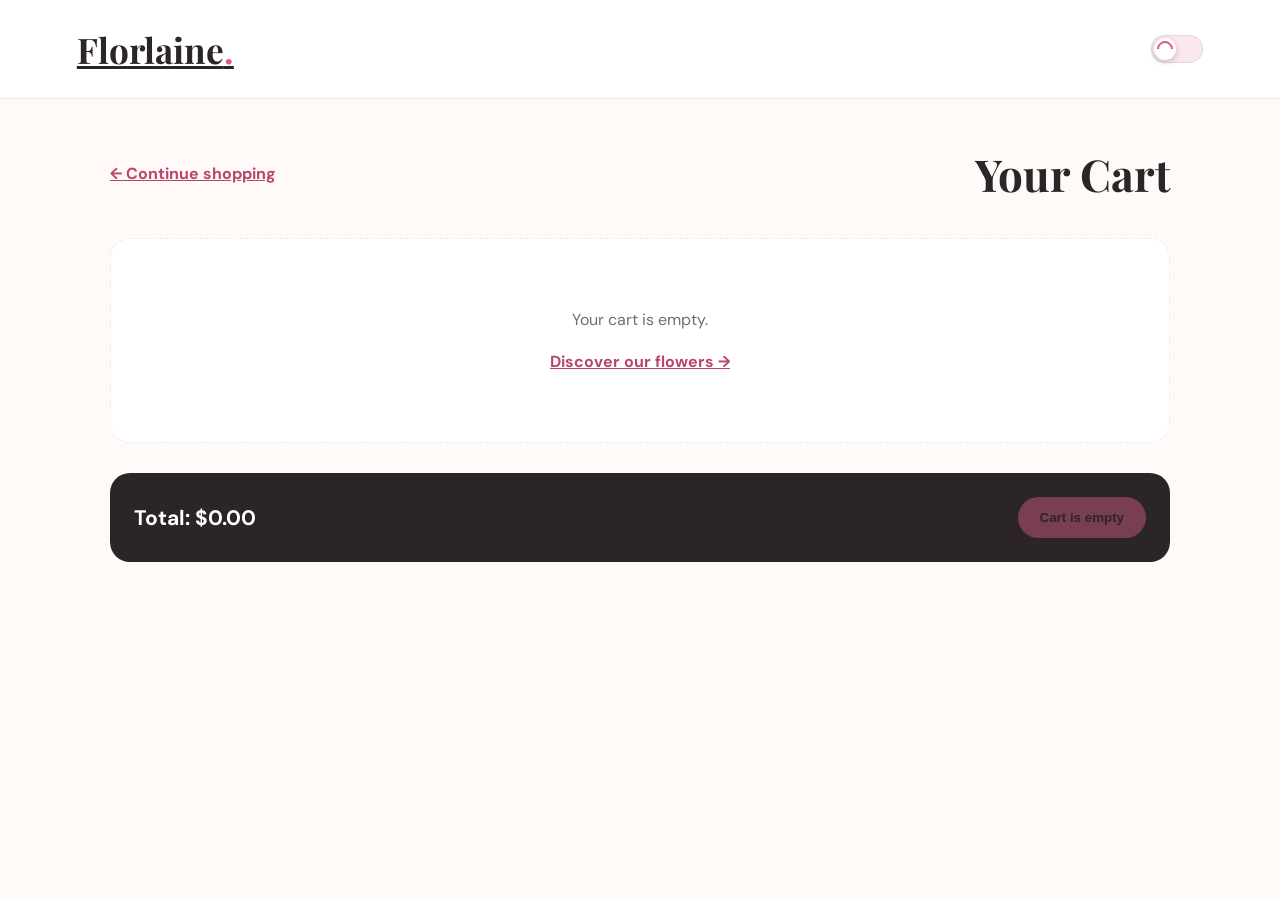
<file: cart.html>
<!DOCTYPE html>
<html lang="en">
<head>
<meta charset="UTF-8"><meta name="viewport" content="width=device-width,initial-scale=1.0">
<title>Your Cart | Florlaine</title>
<link rel="icon" href="imges/head.svg" type="image/svg+xml" />
<link rel="stylesheet" href="theme.css" />
<script src="theme.js" defer></script>
<style>
@import url('https://fonts.googleapis.com/css2?family=DM+Sans:wght@400;500;600;700&family=Playfair+Display:wght@600;700&display=swap');
*{box-sizing:border-box}
body{margin:0;background:var(--cream);color:var(--text);font-family:'DM Sans',sans-serif}
.top-bar{display:flex;align-items:center;gap:1.5rem;padding:1.6rem clamp(2rem,6vw,6rem);background:var(--header-bg);backdrop-filter:blur(16px);border-bottom:1px solid var(--border);position:sticky;top:0;z-index:100}
.top-bar .logo{font-family:'Playfair Display',serif;font-size:2.2rem;font-weight:700;color:var(--text)}
.top-bar .logo span{color:var(--pink)}
.wrap{max-width:1100px;margin:auto;padding:45px 20px 70px}
.top{display:flex;justify-content:space-between;align-items:center;gap:20px;margin-bottom:35px}
.back{color:var(--pink-dark);font-weight:700}
.title{font:700 44px 'Playfair Display',serif;margin:0;color:var(--text)}
#cart-container{display:grid;grid-template-columns:repeat(auto-fit,minmax(240px,1fr));gap:20px}
.cart-item{background:var(--surface);border:1px solid var(--border);border-radius:20px;padding:15px;box-shadow:0 12px 35px rgba(70,35,49,.07)}
.cart-item img{width:100%;height:200px;object-fit:contain;background:var(--pink-soft);border-radius:14px}
.cart-item-info{padding:10px 3px}
.cart-item-info h3{font-size:18px;margin:4px 0}
.price{color:var(--pink-dark);font-weight:700}
.quantity-controls{display:flex;align-items:center;justify-content:center;gap:12px;margin:12px 0}
.quantity-controls button,.remove-btn,#checkout-btn{border:0;cursor:pointer;border-radius:999px}
.quantity-controls button{width:34px;height:34px;background:var(--pink-soft);color:var(--pink-dark);font-weight:700}
.remove-btn{padding:9px 14px;background:var(--pink-soft);color:var(--muted)}
.summary{margin-top:30px;padding:24px;background:var(--footer-bg);color:var(--footer-text);border-radius:20px;display:flex;align-items:center;justify-content:space-between;gap:20px}
.total{font-size:21px;font-weight:700}
#checkout-btn{padding:13px 22px;background:var(--pink);color:#2b2527;font-weight:700}
#checkout-btn:disabled{opacity:.45;cursor:not-allowed}
.empty{text-align:center;padding:70px 20px;background:var(--surface);border-radius:20px;border:1px dashed var(--border);color:var(--muted)}
@media(max-width:600px){.top,.summary{align-items:flex-start;flex-direction:column}.title{font-size:36px}}
</style>
</head>
<body>
<header class="top-bar">
  <a href="index.html" class="logo">Florlaine<span>.</span></a>
  <button class="theme-toggle" id="themeToggle" aria-label="Toggle night mode" aria-pressed="false" style="margin-left:auto;">
    <span class="stitch"></span>
  </button>
</header>
<main class="wrap">
<div class="top"><a class="back" href="index.html">← Continue shopping</a><h1 class="title">Your Cart</h1></div>
<div id="cart-container"></div>
<div class="summary"><div class="total" id="total-price">Total: $0.00</div><button id="checkout-btn" onclick="checkout()">Proceed to Checkout</button></div>
</main>
<script>
const cart=JSON.parse(localStorage.getItem('cart')||'[]');
const container=document.getElementById('cart-container'),totalEl=document.getElementById('total-price'),checkoutBtn=document.getElementById('checkout-btn');
function save(){
  localStorage.setItem('cart',JSON.stringify(cart));
  if (window.florlaineUpdateCartCount) window.florlaineUpdateCartCount();
}
function render(){
container.innerHTML='';let total=0;
if(!cart.length){container.innerHTML='<div class="empty">Your cart is empty.<br><br><a class="back" href="index.html#products">Discover our flowers →</a></div>';checkoutBtn.disabled=true;checkoutBtn.textContent='Cart is empty';totalEl.textContent='Total: $0.00';return}
cart.forEach((item,i)=>{const qty=Number(item.quantity)||1,price=Number(item.price)||0;total+=qty*price;
const el=document.createElement('article');el.className='cart-item';el.innerHTML=`<img src="${item.image}" alt="${item.name}"><div class="cart-item-info"><h3>${item.name}</h3><div class="price">$${price.toFixed(2)}</div><div class="quantity-controls"><button aria-label="Decrease quantity" onclick="changeQuantity(${i},-1)">−</button><span>${qty}</span><button aria-label="Increase quantity" onclick="changeQuantity(${i},1)">+</button></div><button class="remove-btn" onclick="removeItem(${i})">Remove</button></div>`;container.appendChild(el)});
totalEl.textContent=`Total: $${total.toFixed(2)}`;checkoutBtn.disabled=false;checkoutBtn.textContent='Proceed to Checkout'
}
function removeItem(i){cart.splice(i,1);save();render()}
function changeQuantity(i,a){cart[i].quantity=(Number(cart[i].quantity)||1)+a;if(cart[i].quantity<1)cart[i].quantity=1;save();render()}
function checkout(){if(cart.length)location.href='checkout.html'}
render();
</script>
<script>
if (window.florlaineUpdateCartCount) window.florlaineUpdateCartCount();
</script>
</body></html>
</file>
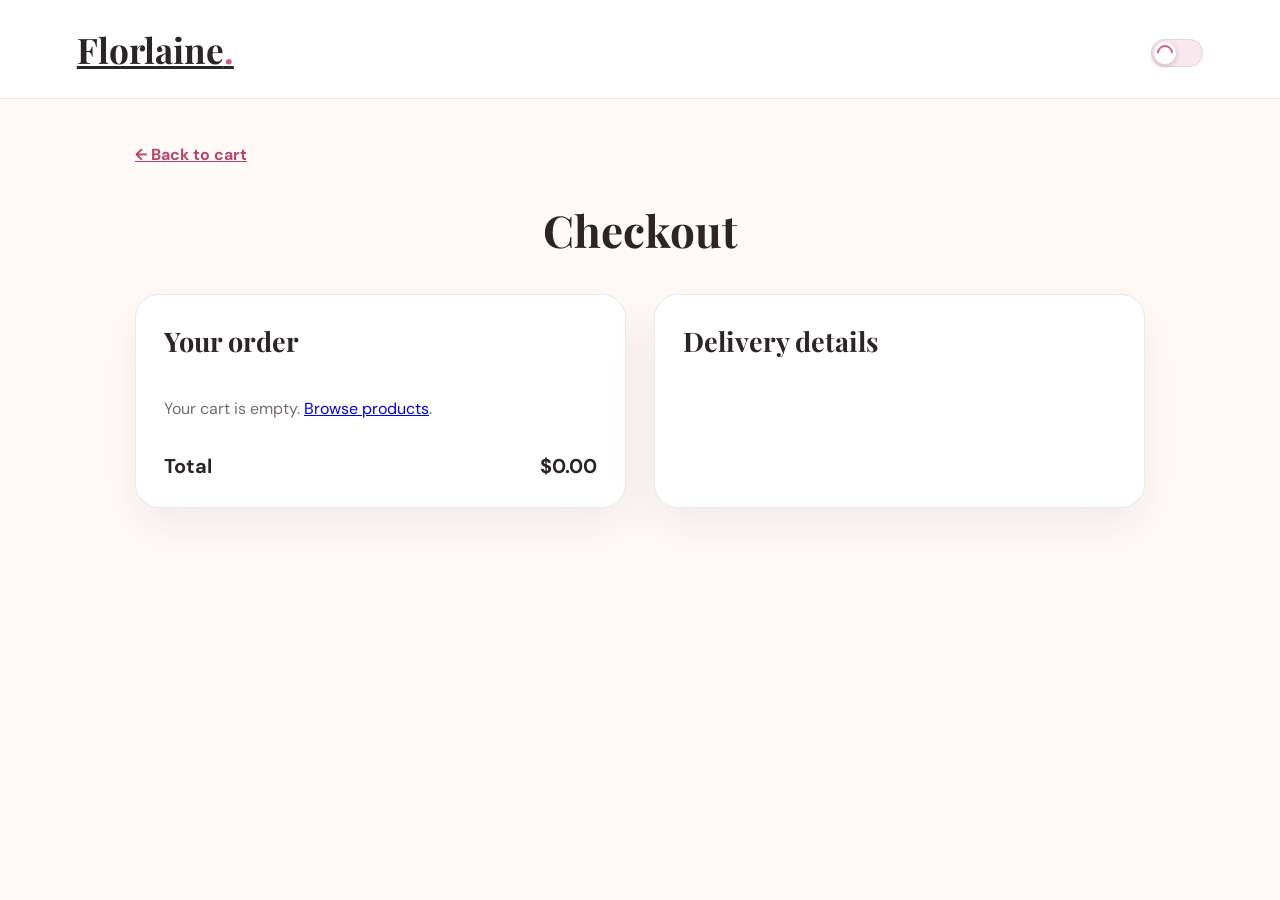
<file: checkout.html>
<!DOCTYPE html>
<html lang="en">
<head>
<meta charset="UTF-8">
<meta name="viewport" content="width=device-width, initial-scale=1.0">
<title>Checkout | Florlaine</title>
<link rel="icon" href="imges/head.svg" type="image/svg+xml" />
<link rel="stylesheet" href="theme.css" />
<script src="theme.js" defer></script>
<style>
@import url('https://fonts.googleapis.com/css2?family=DM+Sans:wght@400;500;600;700&family=Playfair+Display:wght@600;700&display=swap');
*{box-sizing:border-box}
body{margin:0;background:var(--cream);color:var(--text);font-family:'DM Sans',sans-serif}
.top-bar{display:flex;align-items:center;gap:1.5rem;padding:1.6rem clamp(2rem,6vw,6rem);background:var(--header-bg);backdrop-filter:blur(16px);border-bottom:1px solid var(--border);position:sticky;top:0;z-index:100}
.top-bar .logo{font-family:'Playfair Display',serif;font-size:2.2rem;font-weight:700;color:var(--text)}
.top-bar .logo span{color:var(--pink)}
.wrap{max-width:1050px;margin:auto;padding:45px 20px 70px}
.back{display:inline-block;margin-bottom:25px;color:var(--pink-dark);font-weight:700}
.title{text-align:center;font-family:'Playfair Display',serif;font-size:44px;margin:10px 0 35px;color:var(--text)}
.grid{display:grid;grid-template-columns:1fr 1fr;gap:28px}
.panel{background:var(--surface);border:1px solid var(--border);border-radius:24px;padding:28px;box-shadow:0 18px 50px rgba(70,35,49,.08)}
h2{font-family:'Playfair Display',serif;font-size:27px;margin-top:0;color:var(--text)}
#summary{display:grid;gap:12px}
.item{display:flex;justify-content:space-between;gap:15px;padding-bottom:12px;border-bottom:1px solid var(--border)}
.muted{color:var(--muted)}
.total{display:flex;justify-content:space-between;font-size:20px;font-weight:700;margin-top:18px}
form{display:grid;gap:13px}
label{font-size:13px;font-weight:700;color:var(--text)}
input{width:100%;padding:13px;border:1px solid var(--input-border);border-radius:12px;outline:none;background:var(--input-bg);color:var(--text)}
input:focus{border-color:var(--pink);box-shadow:0 0 0 3px var(--pink-soft)}
button{border:0;border-radius:999px;padding:14px;background:var(--text);color:var(--cream);font-weight:700;cursor:pointer;margin-top:8px}
button:hover{background:var(--pink-dark)}
.success{display:none;text-align:center;padding:30px}
.success h2{color:var(--pink-dark)}
@media(max-width:700px){.grid{grid-template-columns:1fr}.title{font-size:36px}}
</style>
</head>
<body>
<header class="top-bar">
  <a href="index.html" class="logo">Florlaine<span>.</span></a>
  <button class="theme-toggle" id="themeToggle" aria-label="Toggle night mode" aria-pressed="false" style="margin-left:auto;">
    <span class="stitch"></span>
  </button>
</header>
<main class="wrap">
<a class="back" href="cart.html">← Back to cart</a>
<h1 class="title">Checkout</h1>
<div class="grid">
<section class="panel"><h2>Your order</h2><div id="summary"></div><div class="total"><span>Total</span><span id="total">$0.00</span></div></section>
<section class="panel">
<h2>Delivery details</h2>
<form id="checkout-form">
<label>Full name<input name="name" required autocomplete="name"></label>
<label>Email<input type="email" name="email" required autocomplete="email"></label>
<label>Phone<input name="phone" required autocomplete="tel"></label>
<label>Address<input name="address" required autocomplete="street-address"></label>
<label>City<input name="city" required autocomplete="address-level2"></label>
<button type="submit">Place order</button>
</form>
<div class="success" id="success"><h2>Order received ❤️</h2><p>Thank you for shopping with Florlaine. Your order details have been prepared for email.</p></div>
</section>
</div>
</main>
<script>
const cart = JSON.parse(localStorage.getItem("cart") || "[]");
const summary = document.getElementById("summary");
const totalEl = document.getElementById("total");
let total = 0;

if (!cart.length) {
  summary.innerHTML = '<p class="muted">Your cart is empty. <a href="index.html#products">Browse products</a>.</p>';
  document.getElementById("checkout-form").style.display = "none";
} else {
  cart.forEach(item => {
    const qty = Number(item.quantity) || 1;
    const price = Number(item.price) || 0;
    total += qty * price;
    const row = document.createElement("div");
    row.className = "item";
    row.innerHTML = `<span>${item.name} × ${qty}</span><strong>$${(qty * price).toFixed(2)}</strong>`;
    summary.appendChild(row);
  });
}
totalEl.textContent = `$${total.toFixed(2)}`;

document.getElementById("checkout-form").addEventListener("submit", e => {
  e.preventDefault();
  const data = new FormData(e.target);
  const lines = cart.map(i => `${i.name} x${i.quantity} - $${(Number(i.price)*Number(i.quantity)).toFixed(2)}`).join("\n");
  const body = `New Florlaine order\n\n${lines}\n\nTotal: $${total.toFixed(2)}\n\nCustomer:\n${data.get("name")}\n${data.get("email")}\n${data.get("phone")}\n${data.get("address")}, ${data.get("city")}`;
  window.location.href = `mailto:Florlaine@gmail.com?subject=Florlaine Order&body=${encodeURIComponent(body)}`;
  localStorage.removeItem("cart");
  if (window.florlaineUpdateCartCount) window.florlaineUpdateCartCount();
  e.target.style.display = "none";
  document.getElementById("success").style.display = "block";
});
</script>
</body>
</html>
</file>
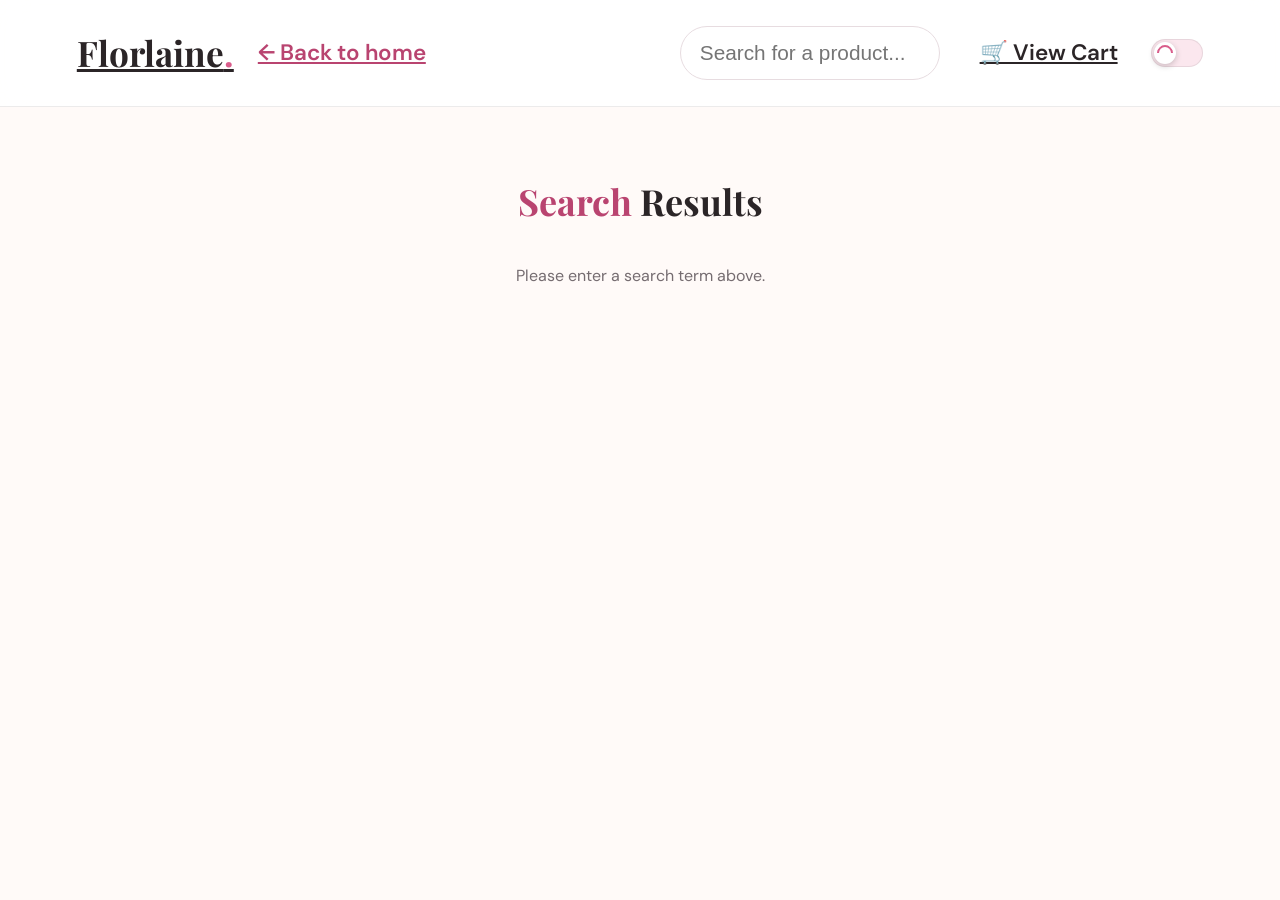
<file: search.html>
<!DOCTYPE html>
<html lang="en">
<head>
  <meta charset="UTF-8" />
  <meta name="viewport" content="width=device-width, initial-scale=1.0"/>
  <title>Search | Florlaine</title>
  <link rel="icon" href="imges/head.svg" type="image/svg+xml" />
  <link rel="stylesheet" href="products.css" />
  <link rel="stylesheet" href="theme.css" />
  <script src="theme.js" defer></script>
</head>
<body>

  <header class="subpage-header">
    <a href="index.html" class="logo">Florlaine<span>.</span></a>
    <a href="index.html" class="back-link">← Back to home</a>
    <div class="spacer"></div>
    <div class="search-box" style="max-width:260px;flex:1;margin:0 1rem;padding:.4rem .7rem;border:1px solid var(--input-border);border-radius:999px;background:var(--input-bg);display:flex;align-items:center;">
      <form action="search.html" method="GET" style="display:flex;width:100%;align-items:center;">
        <input type="text" name="q" id="search-input" placeholder="Search for a product..." style="flex:1;border:0;outline:0;background:transparent;padding:.5rem;font-size:1.3rem;color:var(--text);" />
        <button type="submit" aria-label="Search" style="background:none;border:0;color:var(--pink);cursor:pointer;padding:.4rem;"><i class="fas fa-search"></i></button>
      </form>
    </div>
    <a href="cart.html">🛒 View Cart</a>
    <button class="theme-toggle" id="themeToggle" aria-label="Toggle night mode" aria-pressed="false">
      <span class="stitch"></span>
    </button>
  </header>

  <section class="products">
    <h1 class="heading">Search <span>Results</span></h1>
    <p id="results-summary" style="text-align:center;color:var(--muted);margin-bottom:2rem;"></p>
    <div id="results-container" class="box-container"></div>
  </section>

  <script>
    // Sample product catalogue used to power the search page.
    const searchResults = [
      { name: "Golden Sunrise Lily", image: "imges/golden.svg", price: "12.99", oldPrice: "15.99", discount: "-5%" },
      { name: "Frosted Blush", image: "imges/frosted-blush.svg", price: "12.99", oldPrice: "15.99", discount: "-20%" },
      { name: "Winter's Grace", image: "imges/winter.svg", price: "12.99", oldPrice: "15.99", discount: "-10%" },
      { name: "Autumn Breeze", image: "imges/autumn.svg", price: "12.99", oldPrice: "15.99", discount: "-15%" },
      { name: "Minion Joy", image: "imges/minons.svg", price: "12.99", oldPrice: "15.99", discount: "-10%" },
      { name: "Carl's Promise", image: "imges/up-bouquet.svg", price: "12.99", oldPrice: "15.99", discount: "-20%" },
      { name: "Cotton Candy Bloom", image: "imges/coton-candy-bloom.svg", price: "12.99", oldPrice: "15.99", discount: "-10%" },
      { name: "Lemon Blossom", image: "imges/lemon-blossom.svg", price: "12.99", oldPrice: "15.99", discount: "-15%" },
      { name: "Blueberry Dreams", image: "imges/boy-bb.svg", price: "12.99", oldPrice: "15.99", discount: "-10%" },
      { name: "Pink Hugs", image: "imges/girl-bb.svg", price: "12.99", oldPrice: "15.99", discount: "-15%" },
      { name: "Flourish of Success", image: "imges/girl-gr.svg", price: "12.99", oldPrice: "15.99", discount: "-10%" },
      { name: "Bow Hair Clip", image: "imges/hair-bow.svg", price: "12.99", oldPrice: "15.99", discount: "-10%" },
      { name: "Rosey Books", image: "imges/book-rose.svg", price: "12.99", oldPrice: "15.99", discount: "-15%" },
      { name: "Daisy Doodle", image: "imges/daisey-doodle.svg", price: "12.99", oldPrice: "15.99", discount: "-10%" },
      { name: "Flora Twist", image: "imges/flora-twist.svg", price: "12.99", oldPrice: "15.99", discount: "-15%" }
    ];

    const resultsContainer = document.getElementById("results-container");
    const resultsSummary = document.getElementById("results-summary");

    function displaySearchResults(results) {
      resultsContainer.innerHTML = "";
      if (results.length === 0) {
        resultsContainer.innerHTML = '<p class="empty-note">No products found. Try a different search term.</p>';
      } else {
        results.forEach(product => {
          const box = document.createElement("div");
          box.className = "box";
          box.innerHTML = `
            <span class="discount">${product.discount}</span>
            <div class="image">
              <img src="${product.image}" alt="${product.name}">
              <div class="icons">
                <button class="cart-btn"
                   data-name="${product.name}"
                   data-price="${product.price}"
                   data-image="${product.image}">
                  Add to Cart
                </button>
              </div>
            </div>
            <div class="content">
              <h3>${product.name}</h3>
              <div class="price">$${product.price} <span>$${product.oldPrice}</span></div>
            </div>
          `;
          resultsContainer.appendChild(box);
        });
      }
      resultsSummary.textContent = `${results.length} result(s) found for your search.`;
    }

    function searchProducts(query) {
      const filtered = searchResults.filter(product =>
        product.name.toLowerCase().includes(query.toLowerCase())
      );
      displaySearchResults(filtered);
    }

    const params = new URLSearchParams(window.location.search);
    const searchQuery = params.get("q") || "";

    if (searchQuery.trim() !== "") {
      document.getElementById("search-input").value = searchQuery;
      searchProducts(searchQuery);
    } else {
      resultsSummary.textContent = "Please enter a search term above.";
    }
  </script>

  <!-- Shared cart-add logic (re-runs after results are rendered) -->
  <script src="products.js"></script>
  <script>
    // products.js binds on DOMContentLoaded, but results render after that
    // via JS above, so re-bind whenever new result buttons appear.
    const observer = new MutationObserver(() => {
      document.querySelectorAll(".cart-btn:not([data-bound])").forEach((button) => {
        button.setAttribute("data-bound", "true");
        button.addEventListener("click", (e) => {
          e.preventDefault();
          const name = button.dataset.name;
          const price = parseFloat(button.dataset.price);
          const image = button.dataset.image;
          if (!name || Number.isNaN(price)) return;

          let cart = [];
          try { cart = JSON.parse(localStorage.getItem("cart")) || []; } catch (_) {}
          const existing = cart.find((item) => item.name === name);
          if (existing) {
            existing.quantity = (Number(existing.quantity) || 1) + 1;
          } else {
            cart.push({ name, price, image, quantity: 1 });
          }
          localStorage.setItem("cart", JSON.stringify(cart));
          if (window.florlaineUpdateCartCount) window.florlaineUpdateCartCount();

          const original = button.textContent;
          button.textContent = "Added ✓";
          button.disabled = true;
          setTimeout(() => { button.textContent = original; button.disabled = false; }, 1000);
        });
      });
    });
    observer.observe(document.getElementById("results-container"), { childList: true });
  </script>
</body>
</html>
</file>
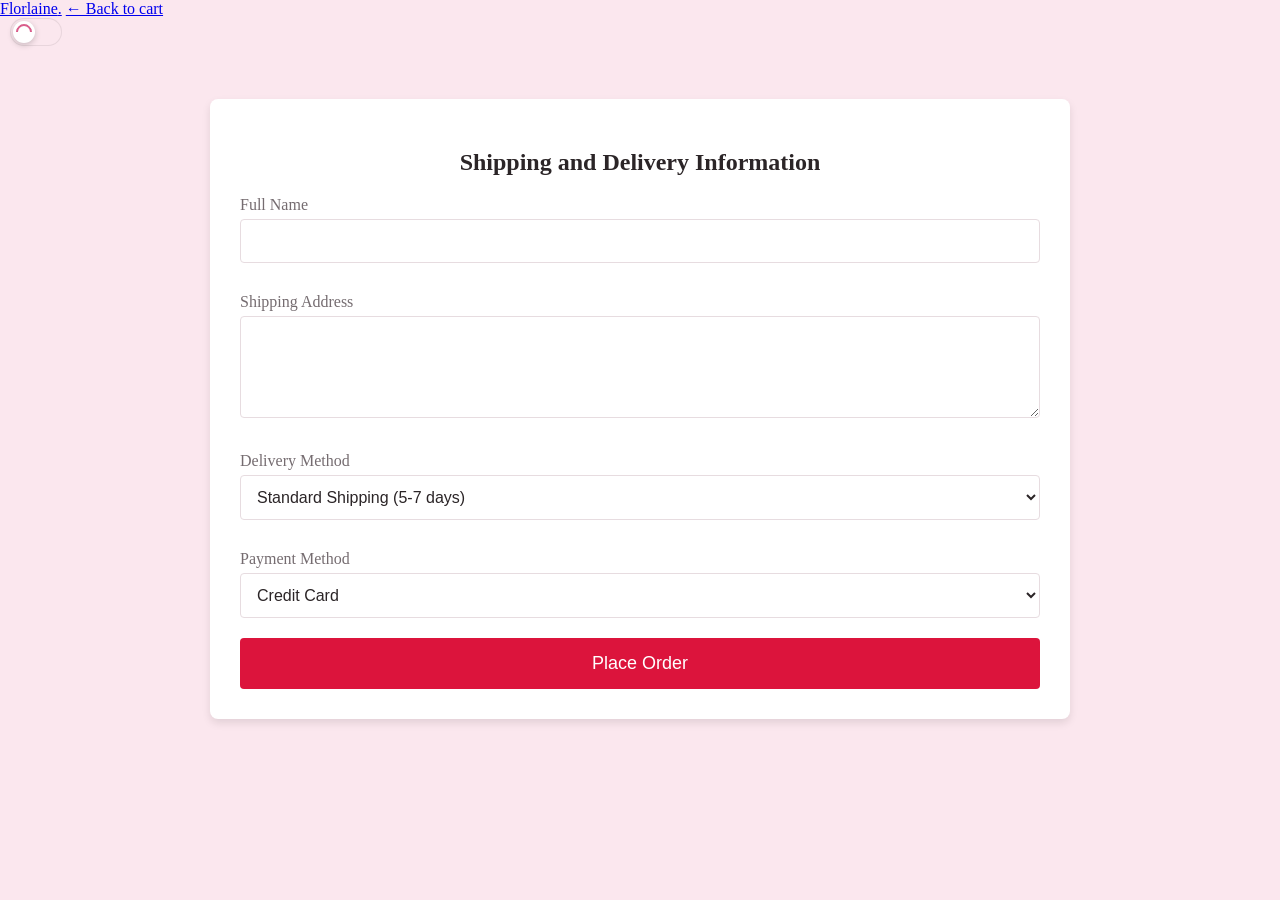
<file: shipping.html>
<!DOCTYPE html>
<html lang="en">
<head>
  <meta charset="UTF-8">
  <meta name="viewport" content="width=device-width, initial-scale=1.0">
  <title>Shipping and Delivery | Florlaine</title>
  <link rel="icon" href="imges/head.svg" type="image/svg+xml" />
  <link rel="stylesheet" href="shipping.css">
  <link rel="stylesheet" href="theme.css">
  <script src="theme.js" defer></script>
</head>
<body>

  <header class="subpage-header">
    <a href="index.html" class="logo">Florlaine<span>.</span></a>
    <a href="cart.html" class="back-link">← Back to cart</a>
    <div class="spacer"></div>
    <button class="theme-toggle" id="themeToggle" aria-label="Toggle night mode" aria-pressed="false">
      <span class="stitch"></span>
    </button>
  </header>

  <div class="container">
    <h2>Shipping and Delivery Information</h2>
    <form id="shippingForm">

      <label for="name">Full Name</label>
      <input type="text" id="name" name="name" required>

      <label for="address">Shipping Address</label>
      <textarea id="address" name="address" rows="4" required></textarea>

      <label for="delivery-method">Delivery Method</label>
      <select id="delivery-method" name="delivery-method" required>
        <option value="standard">Standard Shipping (5-7 days)</option>
        <option value="express">Express Shipping (2-3 days)</option>
        <option value="overnight">Overnight Shipping</option>
      </select>

      <label for="payment-method">Payment Method</label>
      <select id="payment-method" name="payment-method" required>
        <option value="credit-card">Credit Card</option>
        <option value="paypal">PayPal</option>
        <option value="bank-transfer">Bank Transfer</option>
      </select>

      <button type="submit" class="button">Place Order</button>
    </form>
  </div>

  <script src="shipping.js"></script>
</body>
</html>
</file>
<file: theme.css>
/* ============================================================
   Florlaine — shared theme layer (light + night mode)
   Include AFTER page-specific CSS so variables/overrides win.
   ============================================================ */

:root{
  --pink:#d95d8b;
  --pink-dark:#b94470;
  --pink-soft:#fbe7ee;
  --cream:#fffaf8;
  --surface:#ffffff;
  --text:#2b2527;
  --muted:#756c70;
  --border:rgba(43,37,39,.09);
  --shadow:0 18px 50px rgba(70,35,49,.10);
  --header-bg:rgba(255,255,255,.88);
  --input-bg:#ffffff;
  --input-border:#e7dce0;
  --footer-bg:#2b2527;
  --footer-text:#fff;
  --color-scheme:light;
}

html[data-theme="dark"]{
  --pink:#f2a7bf;
  --pink-dark:#f6c1d3;
  --pink-soft:rgba(242,167,191,.14);
  --cream:#1b1418;
  --surface:#241b20;
  --text:#f5ecef;
  --muted:#c3b3ba;
  --border:rgba(255,255,255,.08);
  --shadow:0 18px 50px rgba(0,0,0,.45);
  --header-bg:rgba(27,20,24,.86);
  --input-bg:#2c2126;
  --input-border:rgba(255,255,255,.14);
  --footer-bg:#120d0f;
  --footer-text:#f5ecef;
  --color-scheme:dark;
}

html{color-scheme:var(--color-scheme)}

/* Smooth theme transition, respecting reduced-motion */
body,
header,
.about-card,.occasion-card,.card,.review .box,
.cart-item,.panel,.wrapper,.box,.form-wrapper,
input,textarea,select,button{
  transition:background-color .35s ease,color .35s ease,border-color .35s ease,box-shadow .35s ease;
}
@media (prefers-reduced-motion:reduce){
  body,header,.about-card,.occasion-card,.card,.review .box,
  .cart-item,.panel,.wrapper,.box,.form-wrapper,
  input,textarea,select,button{ transition:none; }
}

/* ---------------------------------------------------------
   Night-mode toggle — a little knit "stitch loop" switch
   Markup:
   <button class="theme-toggle" id="themeToggle" aria-label="Toggle night mode" aria-pressed="false">
     <span class="stitch"></span>
   </button>
--------------------------------------------------------- */
.theme-toggle{
  --w:52px; --h:28px;
  position:relative;
  width:var(--w); height:var(--h);
  flex:0 0 auto;
  border-radius:999px;
  border:1.5px solid var(--border);
  background:var(--pink-soft);
  cursor:pointer;
  padding:0;
  margin-left:.6rem;
  display:inline-flex;
  align-items:center;
}
.theme-toggle:focus-visible{outline:2px solid var(--pink-dark);outline-offset:3px}
.theme-toggle .stitch{
  position:absolute;
  top:2px; left:2px;
  width:22px; height:22px;
  border-radius:50%;
  background:var(--surface);
  box-shadow:0 2px 6px rgba(0,0,0,.2);
  display:flex;align-items:center;justify-content:center;
  transition:transform .3s cubic-bezier(.4,0,.2,1);
}
/* a tiny knotted-yarn glyph inside the knob, drawn in CSS so no image asset is needed */
.theme-toggle .stitch::before{
  content:"";
  width:12px;height:12px;
  border-radius:50%;
  border:2.2px solid var(--pink);
  border-right-color:transparent;
  border-bottom-color:transparent;
  transform:rotate(45deg);
}
html[data-theme="dark"] .theme-toggle{background:rgba(242,167,191,.18)}
html[data-theme="dark"] .theme-toggle .stitch{transform:translateX(24px)}
html[data-theme="dark"] .theme-toggle .stitch::before{border-color:#1b1418;border-right-color:transparent;border-bottom-color:transparent}

/* Small label some pages may show next to the toggle */
.theme-toggle-label{font-size:1.2rem;color:var(--muted);white-space:nowrap}

/* Visible keyboard focus everywhere (accessibility floor) */
a:focus-visible,button:focus-visible,input:focus-visible,textarea:focus-visible,select:focus-visible{
  outline:2px solid var(--pink-dark);
  outline-offset:2px;
}
</file>
<file: products.css>
@import url('https://fonts.googleapis.com/css2?family=DM+Sans:wght@400;500;600;700&family=Playfair+Display:wght@600;700&display=swap');

*{box-sizing:border-box}
body{font-family:'DM Sans',sans-serif;background:var(--cream);margin:0;padding:0;color:var(--text)}

/* Simple shared header for product/occasion pages */
.subpage-header{position:sticky;top:0;z-index:100;display:flex;align-items:center;gap:1.5rem;padding:1.6rem clamp(2rem,6vw,6rem);background:var(--header-bg);backdrop-filter:blur(16px);border-bottom:1px solid var(--border)}
.subpage-header .logo{font-family:'Playfair Display',serif;font-size:2.2rem;font-weight:700;color:var(--text);white-space:nowrap}
.subpage-header .logo span{color:var(--pink)}
.subpage-header .back-link{color:var(--pink-dark);font-weight:600;font-size:1.4rem;white-space:nowrap}
.subpage-header .spacer{flex:1}
.subpage-header a[href="cart.html"]{font-size:1.4rem;font-weight:600;color:var(--text);white-space:nowrap}

.products{padding:40px 20px 20px;max-width:1300px;margin:0 auto}
.heading{text-align:center;font-family:'Playfair Display',serif;font-size:36px;color:var(--pink-dark);margin-bottom:40px}
.heading span{color:var(--text)}

.box-container{display:flex;flex-wrap:wrap;gap:1.5rem;justify-content:center}
.box{flex:1 1 calc(25% - 1.5rem);min-width:220px;background:var(--surface);border-radius:1.4rem;box-shadow:0 .5rem 1.5rem rgba(224,45,129,.1);border:.1rem solid var(--border);overflow:hidden;position:relative;transition:transform .3s ease}
.box:hover{transform:translateY(-5px)}

.discount{position:absolute;top:8px;left:8px;background:rgba(217,93,139,.15);color:var(--pink-dark);padding:4px 8px;font-size:1.2rem;border-radius:.5rem;z-index:1;font-weight:700}

.image{text-align:center;padding-top:1rem;position:relative;background:var(--pink-soft)}
.image img{height:200px;max-width:100%;object-fit:contain;margin:0 auto}

.icons{position:absolute;bottom:-100%;left:0;right:0;display:flex;transition:bottom .4s ease;z-index:2}
.box:hover .icons,.box:focus-within .icons{bottom:0}
.icons button.cart-btn{flex:1;height:3rem;line-height:3rem;font-size:1.2rem;background:var(--pink);color:#fff;text-align:center;border:0;cursor:pointer;font-weight:700}
.icons button.cart-btn:hover{background:var(--pink-dark)}

.content{padding:1rem;text-align:center}
.content h3{font-size:1.5rem;color:var(--text);margin:.5rem 0}
.price{font-size:1.3rem;color:var(--pink-dark);font-weight:700}
.price span{font-size:1rem;color:var(--muted);text-decoration:line-through;margin-left:.5rem;font-weight:400}

.empty-note{text-align:center;color:var(--muted);padding:4rem 2rem}

@media (max-width:1024px){.box{flex:1 1 calc(50% - 1rem)}}
@media (max-width:600px){.box{flex:1 1 100%}.icons{position:static;bottom:auto}.box:hover .icons{bottom:auto}}
</file>
<file: shipping.css>
/* General Styles */
body {
  font-family: 'Playfair Display', serif;
  background-color: var(--pink-soft, rgb(231, 160, 184));
  color: var(--text, #333);
  margin: 0;
  padding: 0;
}

/* Container for the Form */
.container {
  max-width: 800px;
  margin: 50px auto;
  padding: 30px;
  background-color: var(--surface, #ffffff);
  box-shadow: 0 4px 8px rgba(0, 0, 0, 0.1);
  border-radius: 8px;
}

/* Heading */
h2 {
  text-align: center;
  font-size: 24px;
  margin-bottom: 20px;
  color: var(--text, #333);
}

/* Label Styling */
label {
  display: block;
  font-size: 16px;
  margin: 10px 0 5px;
  color: var(--muted, #555);
}

/* Input and Textarea Styling */
input, select, textarea {
  width: 100%;
  padding: 12px;
  margin-bottom: 20px;
  border: 1px solid var(--input-border, #ccc);
  border-radius: 4px;
  box-sizing: border-box;
  font-size: 16px;
  background: var(--input-bg, #fff);
  color: var(--text, #333);
}

/* Focused Input */
input:focus, select:focus, textarea:focus {
  border-color: var(--pink, #d95d8b);
  outline: none;
}

/* Button Styling */
.button {
  width: 100%;
  padding: 15px;
  background-color: crimson;
  color: white;
  border: none;
  border-radius: 4px;
  font-size: 18px;
  cursor: pointer;
  transition: background-color 0.3s ease;
}

.button:hover {
  background-color: #a3102f;
}

/* Hover Effect on Input */
input:hover, select:hover, textarea:hover {
  border-color: var(--pink, #80e5a5);
}

/* Responsive Design */
@media (max-width: 768px) {
  .container {
    padding: 20px;
  }

  h2 {
    font-size: 20px;
  }

  .button {
    font-size: 16px;
  }
}
</file>
